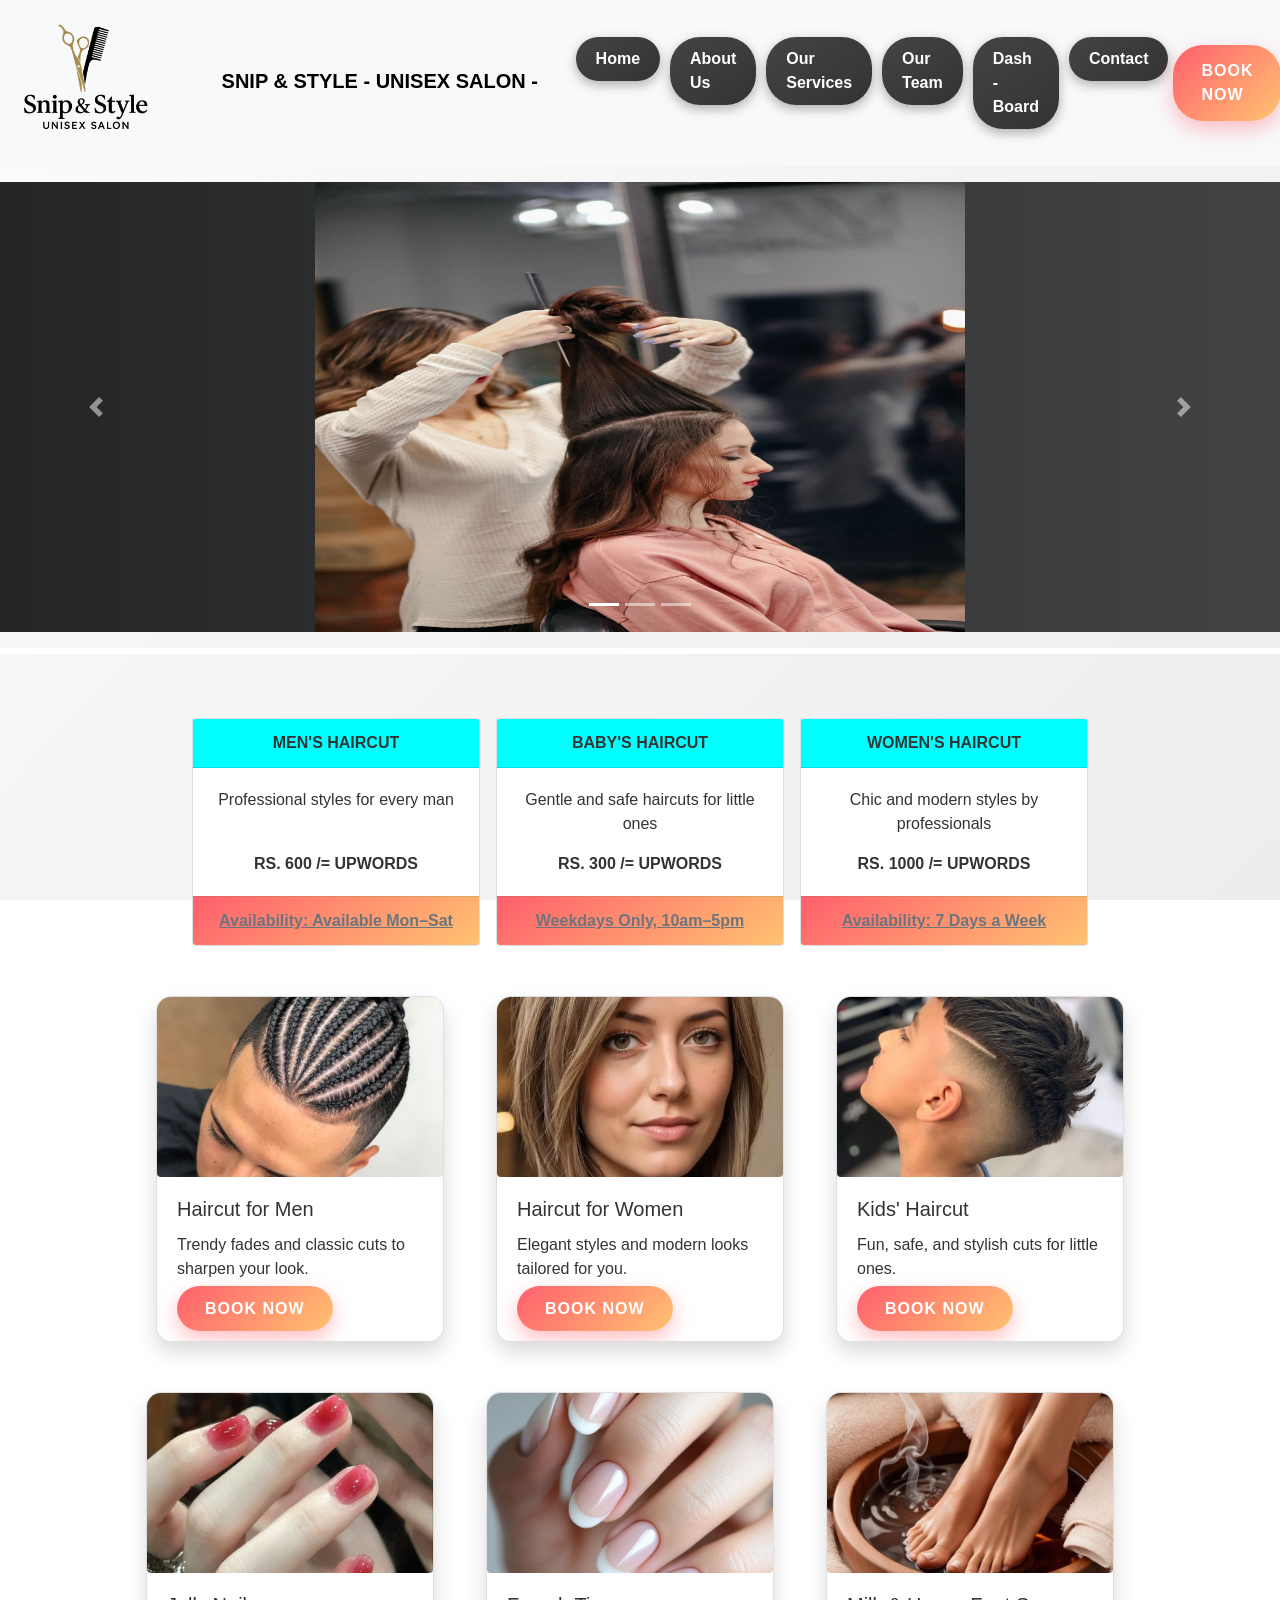
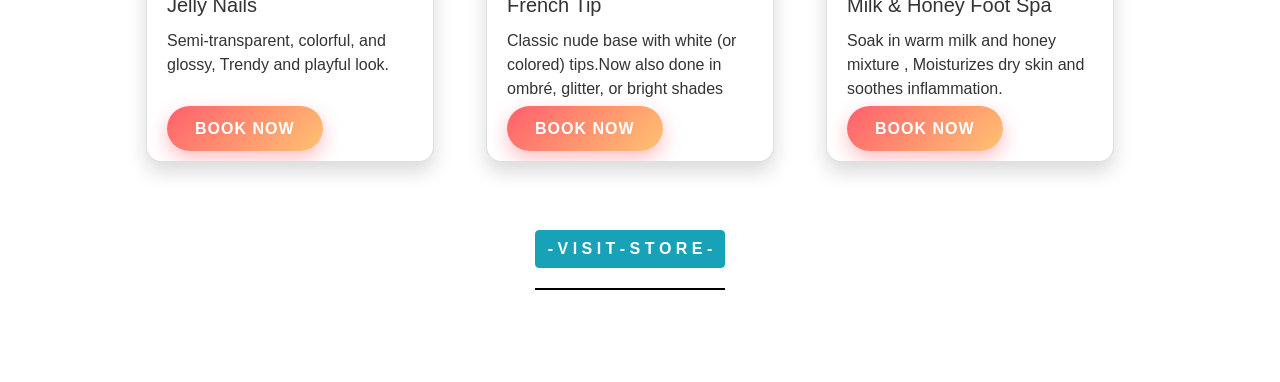
<file: index.html>
<!DOCTYPE html>
<html lang="en">
  <head>
    <meta charset="utf-8">
	<meta http-equiv="X-UA-Compatible" content="IE=edge">
	<meta name="viewport" content="width=device-width, initial-scale=1">
    <title>HOME OF SNIP & STYLE SALOON </title>
    <!-- Bootstrap -->
	<link href="css/bootstrap-4.4.1.css" rel="stylesheet">
	<style>
	  
	   .card:hover {
  transform: scale(1.05);
  transition: transform 0.2s ease-in-out;
  box-shadow: 0 8px 16px rgba(0,0,0,0.5);
			   } 
	  
		  .nav-link:hover{
		transform: scale(1.05);
  transition: transform 0.2s ease-in-out;
  box-shadow: 0 8px 16px rgba(0,0,0,0.5);
	
		  } 
		  .btn-info:hover {
    transform: scale(1.05);
    transition: transform 0.2s ease-in-out;
    box-shadow: 0 8px 16px rgba(0,0,0,0.5);
    background: linear-gradient(135deg, #ff5f6d, #ffc371);
    color: white;
    text-decoration: underline;
    text-align: center;
		  }  
		.booknow {
	background: linear-gradient(135deg, #ff5f6d, #ffc371);
    color: white;
    border: none;
    padding: 14px 28px;
    font-size: 16px;
    font-weight: bold;
    border-radius: 30px;
    box-shadow: 0 8px 20px rgba(255, 95, 109, 0.4);
    cursor: pointer;
    transition: all 0.3s ease-in-out;
    letter-spacing: 1px;
  }

  .booknow:hover {
    transform: scale(1.05);
    box-shadow: 0 10px 25px rgba(255, 95, 109, 0.5);
    background: linear-gradient(135deg, #ff9966, #ff5e62);
  }

  .booknow:active {
    transform: scale(0.98);
    box-shadow: 0 5px 15px rgba(255, 95, 109, 0.3);
  }
			
		.navi-button  {
		
  display: inline-blocK;
  color: white;
  background: linear-gradient(145deg, #444, #333);
  padding: 10px 20px;
  border-radius: 30px;
  text-decoration: none;
  font-weight: bold;
  font-family: 'Segoe UI', sans-serif;
  transition: all 0.3s ease-in-out;
  box-shadow: 0 4px 12px rgba(0, 0, 0, 0.3);
  margin: 5px;
}	
			
.navi-button:hover {
  background: linear-gradient(145deg, #ff5f6d, #ffc371);
  color: #fff;
  transform: translateY(-3px);
  box-shadow: 0 6px 20px rgba(255, 95, 109, 0.5);
}

.navi-button:active {
  transform: scale(0.95);
  box-shadow: 0 3px 10px rgba(0, 0, 0, 0.2);
}

	  
	
		body {
    margin: 0;
    font-family: 'Segoe UI', sans-serif;
    background: linear-gradient(135deg, #fdfbfb, #ebedee);
    background-attachment: fixed;
    animation: backgroundShift 15s ease infinite;
    color: #333;
  }

  @keyframes backgroundShift {
    0% {
      background-position: 0% 50%;
    }
    50% {
      background-position: 100% 50%;
    }
    100% {
      background-position: 0% 50%;
    }
  
	booknow {
  background: linear-gradient(135deg, #ad1457, #6a1b9a);
  color: #fff;
  padding: 10px 20px;
  border-radius: 25px;
  font-weight: bold;
  text-decoration: none;
  border: none;
  transition: all 0.3s ease-in-out;
}

booknow:hover {
  background: linear-gradient(135deg, #ec407a, #7b1fa2);
  box-shadow: 0 5px 15px rgba(0, 0, 0, 0.2);
  transform: scale(1.05);

}
	  
</style>
    </head>
<body>
  	
 
  </b><nav class="navbar navbar-expand-lg navbar-light bg-light"> <a class="navbar-brand" style = "color :black ;font-weight : bold; href="#" ><img  src="salonlogo.png" alt="Snip & Style Logo" width="140" height="140" style="margin-right: 60px;">
	  SNIP &amp; STYLE - UNISEX SALON -&nbsp; &nbsp;</a>
    <button class="navbar-toggler" type="button" data-toggle="collapse" data-target="#navbarSupportedContent1" aria-controls="navbarSupportedContent1" aria-expanded="false" aria-label="Toggle navigation"> <span class="navbar-toggler-icon"></span> </button>
    <div class="collapse navbar-collapse" id="navbarSupportedContent1">
      <ul class="navbar-nav mr-auto">
	
	  
	  
       <ul class="navbar-nav">
  <li class="nav-item active">
    <a href = "index.html"  class="navi-button" ><b>Home</b> <span class="sr-only">(current)</span></a>
  </li>
  <li class="nav-item">
    <a href="aboutus.html" class="navi-button"><b>About Us</b></a>
  </li>
	  
	 <li class="nav-item">
    <a href="ourcervises.html" class="navi-button"><b>Our Services</b></a>
  </li>
	<li class="nav-item">
    <a href="ourteam.html" class="navi-button"><b> Our Team</b></a>
  </li>  
	  
	<li class="nav-item">
    <a href="dashboard.php" class="navi-button"><b> Dash - Board</b></a>
  </li>
	  
  <li class="nav-item">
    <a href="contact.html" class="navi-button"><b>Contact</b></a>
  </li>
</ul>
	  

	  
	</b></a> </li>
      </ul>
      <form class="form-inline my-2 my-lg-0">
        
       <a href="booknow.html"target = "_blank" class="booknow">BOOK NOW</a>


      </form>
    </div>

  </nav>
</p>

<div id="carouselExampleIndicators1" class="carousel slide" data-ride="carousel" data-interval="1500" style="background:linear-gradient(to right, #232526, #414345);">
  <ol class="carousel-indicators">
    <li data-target="#carouselExampleIndicators1" data-slide-to="0" class="active"></li>
    <li data-target="#carouselExampleIndicators1" data-slide-to="1"></li>
    <li data-target="#carouselExampleIndicators1" data-slide-to="2"></li>
  </ol>
  <div class="carousel-inner" role="listbox">
    <div class="carousel-item active"> <img class="d-block mx-auto" src="swipgirlnew.jpg" alt="First slide"height = "450px" width ="650px">
      <div class="carousel-caption">
        
      </div>
    </div>
    <div class="carousel-item"> <img class="d-block mx-auto rounded" src="swipkidnew.jpg" alt="Second slide"height = "450px" width ="650px">
      <div class="carousel-caption">
        
       
      </div>
    </div>
    <div class="carousel-item"> <img class="d-block mx-auto" src="swipmennew.jpg" alt="Third slide" height = "450px" width ="650px">
      <div class="carousel-caption">
        
      </div>
    </div>
  </div>
  <a class="carousel-control-prev" href="#carouselExampleIndicators1" role="button" data-slide="prev"> <span class="carousel-control-prev-icon" aria-hidden="true"></span> <span class="sr-only">Previous</span> </a> <a class="carousel-control-next" href="#carouselExampleIndicators1" role="button" data-slide="next"> <span class="carousel-control-next-icon" aria-hidden="true"></span> <span class="sr-only">Next</span> </a> </div>
<hr style = "border:3px solid white ; ">
<br>

<br>
<div class="d-flex justify-content-center flex-wrap">
  
  <div class="card text-center mx-2" style="width: 18rem;">
    <div style="background-color:aqua;" class="card-header"><b>MEN'S HAIRCUT</b></div>
    <div class="card-body">
      <p class="card-text">Professional styles for every man</p><br>
		<p class="card-text"><b> RS. 600 /= UPWORDS</b></p>
    </div>
    <div style="background:linear-gradient(145deg, #ff5f6d, #ffc371); text-decoration: underline; font-weight:bold; color: white;" class="card-footer text-muted">Availability: Available Mon–Sat</div>
  </div>

  <div class="card text-center mx-2" style="width: 18rem;">
    <div style="background-color:aqua;" class="card-header"><b>BABY'S HAIRCUT</b></div>
    <div class="card-body">
      <p class="card-text">Gentle and safe haircuts for little ones</p>
		<p class="card-text"><b> RS. 300 /= UPWORDS</b></p>
    </div>
    <div style="background:linear-gradient(145deg, #ff5f6d, #ffc371); text-decoration: underline; color: white; font-weight:bold;" class="card-footer text-muted">Weekdays Only, 10am–5pm</div>
  </div>

  <div class="card text-center mx-2" style="width: 18rem;">
    <div style="background-color:aqua;" class="card-header"><b>WOMEN'S HAIRCUT</b></div>
	  <div class="card-body">
      <p class="card-text">Chic and modern styles by professionals</p>
		  <p class="card-text"><b> RS. 1000 /= UPWORDS</b></p>
    </div>
    <div style="background:linear-gradient(145deg, #ff5f6d, #ffc371); text-decoration: underline; color: white; font-weight:bold;" class="card-footer text-muted">Availability: 7 Days a Week</div>
  </div>

</div>
  <div class="container" style="margin-top: 50px;">
  <div class="row justify-content-center" style="gap: 20px;">

   <div class="card mx-3" style="width: 18rem; border-radius: 15px; box-shadow: 0 10px 20px rgba(0,0,0,0.15); overflow: hidden;">
      <img src="men(p).jpeg" class="card-img-top rounded" alt="Men Haircut" style="height: 180px; object-fit: cover;">
      <div class="card-body">
        <h5 class="card-title">Haircut for Men</h5>
        <p class="card-text">Trendy fades and classic cuts to sharpen your look.</p>
        <a href="booknow.html"target = "_blank" class="booknow">BOOK NOW</a>
      </div>
    </div>

    <!-- Card 2: Women's Haircut -->
    <div class="card mx-3" style="width: 18rem; border-radius: 15px; box-shadow: 0 10px 20px rgba(0,0,0,0.15); overflow: hidden;">
      <img src="women(p).jpeg" class="card-img-top rounded" alt="Women Haircut" style="height: 180px; object-fit: cover;">
      <div class="card-body">
        <h5 class="card-title">Haircut for Women</h5>
        <p class="card-text">Elegant styles and modern looks tailored for you.</p>
         <a href="booknow.html"target = "_blank" class="booknow">BOOK NOW</a>
      </div>
    </div>

    <!-- Card 3: Kids' Haircut -->
    <div class="card mx-3" style="width: 18rem; border-radius: 15px; box-shadow: 0 10px 20px rgba(0,0,0,0.15); overflow: hidden;">
      <img src="kidimage(p).jpeg" class="card-img-top rounded" alt="Kids Haircut" style="height: 180px; object-fit: cover;">
      <div class="card-body">
        <h5 class="card-title">Kids' Haircut</h5>
        <p class="card-text">Fun, safe, and stylish cuts for little ones.</p>
         <a href="booknow.html"target = "_blank" class="booknow">BOOK NOW</a>
      </div>
    </div>

  </div>
</div>
   <div class="container" style="margin-top: 50px;">
  <div class="row justify-content-center" style="gap: 20px;">

   <div class="card mx-3" style="width: 18rem; border-radius: 15px; box-shadow: 0 10px 20px rgba(0,0,0,0.15); overflow: hidden;">
      <img src="jellynails.jpeg" class="card-img-top rounded" alt="Jelly Nails" style="height: 180px; object-fit: cover;">
      <div class="card-body">
        <h5 class="card-title">Jelly Nails</h5>
        <p class="card-text">Semi-transparent, colorful, and glossy, Trendy and playful look.

</p><br></a>
        <a href="booknow.html"target = "_blank" class="booknow">BOOK NOW</a>
      </div>
    </div>

	  
    
    <div class="card mx-3" style="width: 18rem; border-radius: 15px; box-shadow: 0 10px 20px rgba(0,0,0,0.15); overflow: hidden;">
      <img src="frenchtip.jpeg" class="card-img-top rounded" alt=" French Tip" style="height: 180px; object-fit: cover;">
      <div class="card-body">
        <h5 class="card-title"> French Tip</h5>
        <p class="card-text">Classic nude base with white (or colored) tips.Now also done in ombré, glitter, or bright shades</p>
         <a href="booknow.html"target = "_blank" class="booknow">BOOK NOW</a>
      </div>
    </div>

    
    <div class="card mx-3" style="width: 18rem; border-radius: 15px; box-shadow: 0 10px 20px rgba(0,0,0,0.15); overflow: hidden;">
      <img src="footspa.jpeg" class="card-img-top rounded" alt=" Milk & Honey Foot Spa" style="height: 180px; object-fit: cover;">
      <div class="card-body">
        <h5 class="card-title"> Milk & Honey Foot Spa</h5>
        <p class="card-text">Soak in warm milk and honey mixture , Moisturizes dry skin and soothes inflammation.</p>
         <a href="booknow.html"target = "_blank" class="booknow">BOOK NOW</a>
      </div>
    </div> 

  <br> <br> <br><br><br><br><br>
	  
	  


  
<div>
	<br><br>
	  <center><a href="store.html" class="btn btn-info" target="_blank"><b>- V I S I T - S T O R E -</b></a></center>
	  <hr style="border: none; height: 2px; background-color: black; margin: 20px 0;">
  <br><br><br>



</div>
<br>

<br><br><br><br>





	<!-- jQuery (necessary for Bootstrap's JavaScript plugins) --> 
	<script src="js/jquery-3.4.1.min.js"></script>

	<!-- Include all compiled plugins (below), or include individual files as needed -->
	<script src="js/popper.min.js"></script> 
	<script src="js/bootstrap-4.4.1.js"></script>
  </body>
</html>
</file>
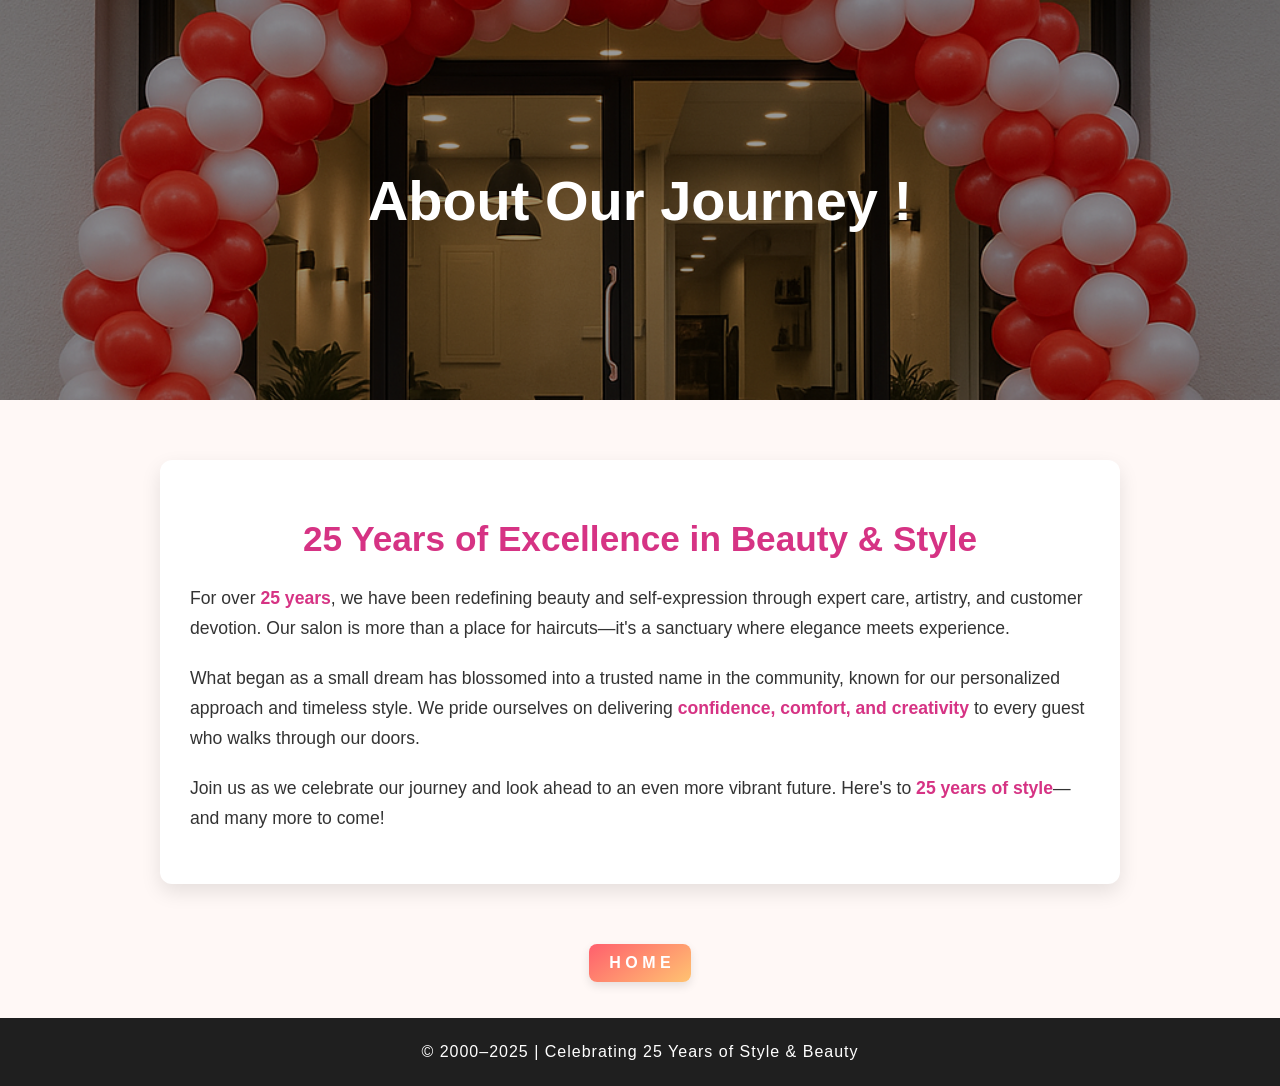
<file: aboutus.html>
<!DOCTYPE html>
<html lang="en">
  <head>
    <meta charset="utf-8">
	<meta http-equiv="X-UA-Compatible" content="IE=edge">
	<meta name="viewport" content="width=device-width, initial-scale=1">
    <title> About of  SNIP & STYLE - UNISEX SALON -</title>
	  <style>
	 body {
      margin: 0;
      font-family: 'Segoe UI', sans-serif;
      background-color: #fff8f6;
      color: #333;
    }

    header {
      position: relative;
      background: url('SnipAndStyleOpening.png') no-repeat center center/cover;
      height: 500px;
      display: flex;
      align-items: center;
      justify-content: center;
      color: white;
      text-align: center;
    }

    header::after {
      content: "";
      position: absolute;
      top: 0; left: 0;
      width: 100%; height: 100%;
      background-color: rgba(0, 0, 0, 0.4);
      z-index: 0;
    }

    header h1 {
      position: relative;
      font-size: 3.5em;
      z-index: 1;
      animation: fadeInDown 1s ease-out;
    }

    .about-section {
      max-width: 900px;
      margin: 60px auto;
      padding: 30px;
      background: white;
      border-radius: 12px;
      box-shadow: 0 8px 20px rgba(0,0,0,0.1);
      animation: fadeInUp 1.2s ease-in;
    }

    .about-section h2 {
      font-size: 2.2em;
      margin-bottom: 25px;
      color: #d63384;
      text-align: center;
    }

    .about-section p {
      line-height: 1.7;
      font-size: 1.1em;
      margin-bottom: 20px;
    }

    .highlight {
      color: #d63384;
      font-weight: bold;
    }

    footer {
      text-align: center;
      padding: 25px;
      background-color: #1f1f1f;
      color: white;
      font-size: 1em;
      letter-spacing: 1px;
    }

    @keyframes fadeInDown {
      from { opacity: 0; transform: translateY(-30px); }
      to { opacity: 1; transform: translateY(0); }
    }

    @keyframes fadeInUp {
      from { opacity: 0; transform: translateY(30px); }
      to { opacity: 1; transform: translateY(0); }
    }
		  header {
  background-image: url('salonimage.png'); /* Replace with actual image path */
  background-position: center;
  background-repeat: no-repeat;
  background-size: cover;
  height: 400px; /* Adjust height as needed */
  display: flex;
  align-items: center;
  justify-content: center;
  color: white;
  text-align: center;
  position: relative;
}
  </style>
</head>
<body>

  <!-- Hero / Header Section with Salon Opening PNG -->
  <header>
    <h1>About Our Journey ! </h1>
  </header>

  <!-- About Section -->
  <section class="about-section">
    <h2>25 Years of Excellence in Beauty & Style</h2>
    <p>
      For over <span class="highlight">25 years</span>, we have been redefining beauty and self-expression through expert care, artistry, and customer devotion.
      Our salon is more than a place for haircuts—it's a sanctuary where elegance meets experience.
    </p>
    <p>
      What began as a small dream has blossomed into a trusted name in the community, known for our personalized approach and timeless style. 
      We pride ourselves on delivering <span class="highlight">confidence, comfort, and creativity</span> to every guest who walks through our doors.
    </p>
    <p>
      Join us as we celebrate our journey and look ahead to an even more vibrant future. 
      Here's to <span class="highlight">25 years of style</span>—and many more to come!
    </p>
  </section>
<section>
	  
	<center>  <a href="index.html"
       style="display: inline-flex; align-items: center; background:linear-gradient(145deg, #ff5f6d, #ffc371);color:white;
              padding: 10px 20px; border-radius: 8px; text-decoration: none; font-weight: bold;
              font-family: Poppins, sans-serif; box-shadow: 0 4px 10px rgba(0,0,0,0.1);">
      H O M E
    </a></center>
	  </section> <br><br>
  <!-- Footer -->
  <footer>
    &copy; 2000–2025 | Celebrating 25 Years of Style & Beauty
  </footer>




	<!-- jQuery (necessary for Bootstrap's JavaScript plugins) --> 
	<script src="js/jquery-3.4.1.min.js"></script>

	<!-- Include all compiled plugins (below), or include individual files as needed -->
	<script src="js/popper.min.js"></script> 
	<script src="js/bootstrap-4.4.1.js"></script>
  </body>
</html>
</file>
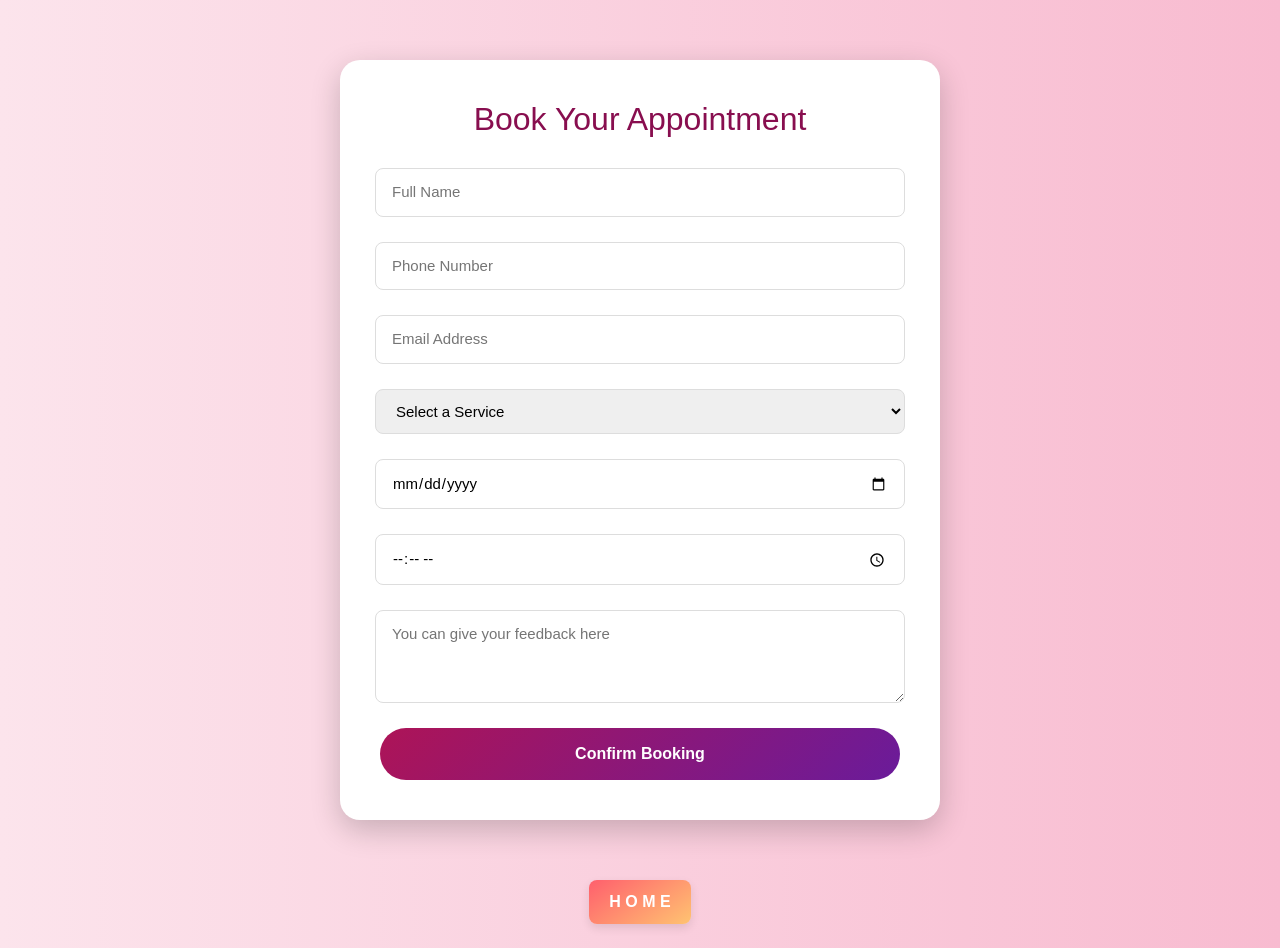
<file: booknow.html>
<!DOCTYPE html>
<html lang="en">
<head>
  <meta charset="utf-8">
	<meta http-equiv="X-UA-Compatible" content="IE=edge">
	<meta name="viewport" content="width=device-width, initial-scale=1">
  <title>Snip & Style | Book Now</title>
  <!-- Bootstrap -->
	<link href="css/bootstrap-4.4.1.css" rel="stylesheet">
	<style>
	  body {
      margin: 0;
      font-family: 'Segoe UI', sans-serif;
      background: linear-gradient(to right, #fce4ec, #f8bbd0);
    }

    .booking-section {
      padding: 60px 20px;
      display: flex;
      justify-content: center;
      align-items: center;
    }

    .booking-container {
      background-color: #fff;
      padding: 40px;
      border-radius: 20px;
      max-width: 600px;
      width: 100%;
      box-shadow: 0 10px 30px rgba(0, 0, 0, 0.2);
    }

    .booking-container h2 {
      text-align: center;
      margin-bottom: 30px;
      color: #880e4f;
    }

    .booking-form .form-row {
      display: flex;
      flex-direction: column;
      margin-bottom: 20px;
    }

    .booking-form input,
    .booking-form select,
    .booking-form textarea {
      width: 100%;
      padding: 12px 16px;
      border: 1px solid #ddd;
      border-radius: 8px;
      font-size: 15px;
      transition: border-color 0.3s ease;
    }

    .booking-form input:focus,
    .booking-form select:focus,
    .booking-form textarea:focus {
      border-color: #ad1457;
      outline: none;
    }

    .booknow-btn {
      width: 100%;
      background: linear-gradient(135deg, #ad1457, #6a1b9a);
      color: #fff;
      padding: 14px;
      border: none;
      border-radius: 30px;
      font-size: 16px;
      font-weight: bold;
      cursor: pointer;
      transition: 0.3s ease;
    }

    .booknow-btn:hover {
      background: linear-gradient(135deg, #ec407a, #7b1fa2);
    }

    .error-message {
      color: red;
      font-size: 13px;
      margin-top: 5px;
    }
  </style>
</head>
<body>
  <section class="booking-section">
    <div class="booking-container">
      <h2>Book Your Appointment</h2>
      <form id="bookingForm" action="submit_booking.php" method="post" class="booking-form" novalidate>
        
        <div class="form-row">
          <input type="text" name="fullname" id="fullname" placeholder="Full Name" required>
          <div id="fullnameError" class="error-message"></div>
        </div>
        
        <div class="form-row">
          <input type="tel" name="phone" id="phone" placeholder="Phone Number" required>
          <div id="phoneError" class="error-message"></div>
        </div>
        
        <div class="form-row">
          <input type="email" name="email" id="email" placeholder="Email Address" required>
          <div id="emailError" class="error-message"></div>
        </div>
        
        <div class="form-row">
          <select name="service" id="service" required>
            <option value="">Select a Service</option>
            <option value="haircut">Haircut</option>
            <option value="coloring">Hair Coloring</option>
            <option value="styling">Hair Styling</option>
            <option value="facial">Facial</option>
          </select>
          <div id="serviceError" class="error-message"></div>
        </div>
        
        <div class="form-row">
          <input type="date" name="date" id="date" required>
          <div id="dateError" class="error-message"></div>
        </div>
        
        <div class="form-row">
          <input type="time" name="time" id="time" required>
          <div id="timeError" class="error-message"></div>
        </div>
        
        <div class="form-row">
          <textarea name="feedback" id="feedback" rows="3" placeholder="You can give your feedback here" required></textarea>
          <div id="feedbackError" class="error-message"></div>
        </div>
        
        <button type="submit" class="booknow-btn">Confirm Booking</button>
      </form>
    </div>
  </section>	

  <section>
    <center>
      <a href="index.html" 
        style="display: inline-flex; align-items: center; background:linear-gradient(145deg, #ff5f6d, #ffc371);
               color:white; padding: 10px 20px; border-radius: 8px; text-decoration: none; font-weight: bold;
               font-family: Poppins, sans-serif; box-shadow: 0 4px 10px rgba(0,0,0,0.1);">
        H O M E
      </a>
    </center>
  </section> 
<br>
  <script>
	  document.getElementById("bookingForm").addEventListener("submit", function(event) {
      
      if (!this.checkValidity()) {
        return; 
      }

      event.preventDefault(); // prevent page refresh
      alert("You have successfully booked your chance!");
    });
	  
	  
    document.getElementById("bookingForm").addEventListener("submit", function(e) {
      e.preventDefault(); // stop until validation passes
      let valid = true;

      // Clear old errors
      document.querySelectorAll(".error-message").forEach(el => el.innerText = "");

      let fullname = document.getElementById("fullname").value.trim();
      let phone = document.getElementById("phone").value.trim();
      let email = document.getElementById("email").value.trim();
      let service = document.getElementById("service").value;
      let date = document.getElementById("date").value;
      let time = document.getElementById("time").value;
      let feedback = document.getElementById("feedback").value.trim();

      // Full Name
      
let namePattern = /^[A-Za-z\s]+$/;
if (!namePattern.test(fullname)) {
  document.getElementById("fullnameError").innerText = "Full name should contain only letters and spaces.";
  valid = false;
} else if (fullname.length < 4) {
  document.getElementById("fullnameError").innerText = "Full name must be at least 4 characters.";
  valid = false;
}


      // Phone validation (10 digits)
      let phonePattern = /^[0-9]{10}$/;
      if (!phonePattern.test(phone)) {
        document.getElementById("phoneError").innerText = "Phone number must be exactly 10 digits.";
        valid = false;
      }

      // Email validation
      let emailPattern = /^[^ ]+@[^ ]+\.[a-z]{2,3}$/;
      if (!emailPattern.test(email)) {
        document.getElementById("emailError").innerText = "Enter a valid email address.";
        valid = false;
      }

      // Service validation
      

      // Date validation
      if (!date) {
        document.getElementById("dateError").innerText = "Please select a booking date.";
        valid = false;
      } else {
        let today = new Date().toISOString().split("T")[0];
        if (date < today) {
          document.getElementById("dateError").innerText = "Booking date must be today or a future date.";
          valid = false;
        }
      }

      // Time validation
      if (!time) {
        document.getElementById("timeError").innerText = "Please select a booking time.";
        valid = false;
      }

      // Feedback validation
      if (feedback.length < 5) {
        document.getElementById("feedbackError").innerText = "Please provide feedback (at least 5 characters).";
        valid = false;
      }

      // Submit if valid
      if (valid) {
        this.submit();
      }
    });
  </script>

  <script src="form-validation.js"></script>




	<script src="js/jquery-3.4.1.min.js"></script>

	<!-- Include all compiled plugins (below), or include individual files as needed -->
	<script src="js/popper.min.js"></script> 
	<script src="js/bootstrap-4.4.1.js"></script>
  
	
  </body>
</html>
</file>
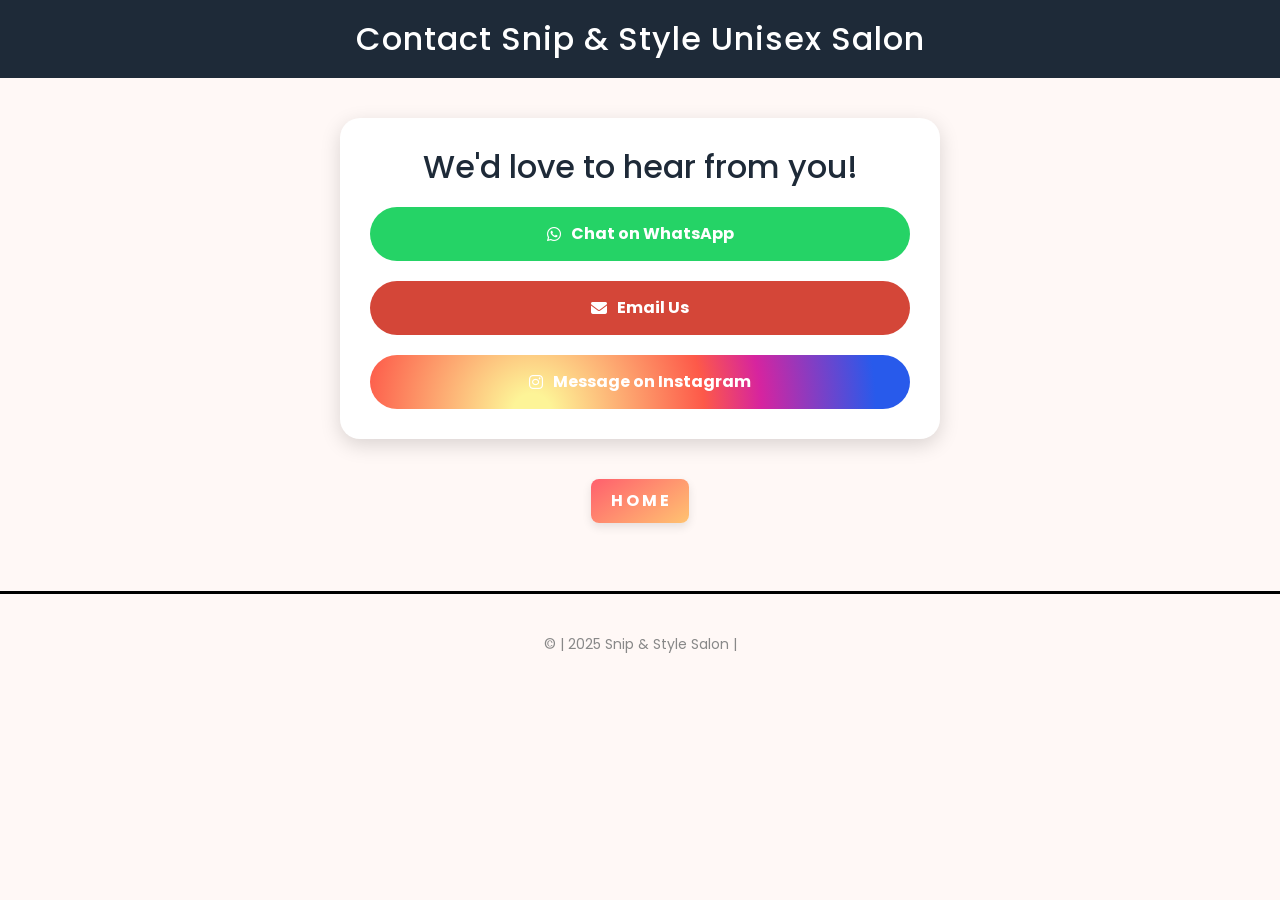
<file: contact.html>
<!DOCTYPE html>
<html lang="en">
  <head>
    <meta charset="utf-8">
	<meta http-equiv="X-UA-Compatible" content="IE=edge">
	<meta name="viewport" content="width=device-width, initial-scale=1">
	  <link href="https://fonts.googleapis.com/css2?family=Poppins:wght@300;600&display=swap" rel="stylesheet">
	  <link href="https://cdnjs.cloudflare.com/ajax/libs/font-awesome/6.4.0/css/all.min.css" rel="stylesheet">
    <title>CONTACT - INFO </title>
    <!-- Bootstrap -->
	<link href="css/bootstrap-4.4.1.css" rel="stylesheet">
	<style>
	  body {
      font-family: 'Poppins', sans-serif;
      margin: 0;
      background-color: #fff8f6;
      color: #333;
    }

    header {
      background-color: #1e2a38;
      color: white;
      padding: 20px;
      text-align: center;
    }

    header h1 {
      margin: 0;
      font-size: 2em;
      letter-spacing: 1px;
    }

    .contact-container {
      display: flex;
      flex-direction: column;
      align-items: center;
      padding: 40px 20px;
    }

    .contact-box {
      background: white;
      border-radius: 20px;
      padding: 30px;
      box-shadow: 0 6px 20px rgba(0,0,0,0.15);
      width: 100%;
      max-width: 600px;
      text-align: center;
    }

    .contact-box h2 {
      color: #1e2a38;
      margin-bottom: 20px;
    }

    .contact-links {
      display: flex;
      flex-direction: column;
      gap: 20px;
      margin-top: 20px;
    }

    .contact-links a {
      display: flex;
      align-items: center;
      justify-content: center;
      padding: 15px;
      text-decoration: none;
      font-weight: bold;
      color: white;
      border-radius: 30px;
      transition: transform 0.3s;
    }

    .contact-links a i {
      margin-right: 10px;
    }

    .contact-links a.whatsapp {
      background-color: #25D366;
    }

    .contact-links a.gmail {
      background-color: #D44638;
    }

    .contact-links a.instagram {
      background: radial-gradient(circle at 30% 107%, #fdf497 0%, #fdf497 5%, #fd5949 45%, #d6249f 60%, #285AEB 90%);
    }

    .contact-links a:hover {
      transform: scale(1.05);
    }

    footer {
      text-align: center;
      font-size: 14px;
      padding: 20px;
      color: #888;
    } 
	  
	  
	  
	  
	  
	  
	  
	  
	  
	  </style>
  </head>
  <body >
	  <header>
    <h1>Contact Snip & Style Unisex Salon</h1>
  </header>

  <div class="contact-container">
    <div class="contact-box">
      <h2>We'd love to hear from you!</h2>

      <div class="contact-links">
        <a class="whatsapp" href="https://wa.me/94769264925" target="_blank">
          <i class="fab fa-whatsapp"></i> Chat on WhatsApp
        </a>
        <a class="gmail" href="mailto:sahantharuka0909@gmail.com" target="_blank">
          <i class="fas fa-envelope"></i> Email Us
        </a>
        <a class="instagram" href="https://www.instagram.com/im.zahan?igsh=MXc5ZnY0azZyeTd4OQ%3D%3D&utm_source=qr" target="_blank">
          <i class="fab fa-instagram"></i> Message on Instagram
        </a>
      </div>
    </div>
  </div>

	  <section>
	  
	<center>  <a href="index.html" 
       style="display: inline-flex; align-items: center; background:linear-gradient(145deg, #ff5f6d, #ffc371);color:white;
              padding: 10px 20px; border-radius: 8px; text-decoration: none; font-weight: bold;
              font-family: Poppins, sans-serif; box-shadow: 0 4px 10px rgba(0,0,0,0.1);">
      H O M E
    </a></center>
	  </section>
	  <br><br>
	<hr style="border: none; height: 3px; background-color: black; margin: 20px 0;">  
  <footer>
    &copy; | 2025 Snip & Style Salon | 
  </footer>
  	


	<!-- jQuery (necessary for Bootstrap's JavaScript plugins) --> 
	<script src="js/jquery-3.4.1.min.js"></script>

	<!-- Include all compiled plugins (below), or include individual files as needed -->
	<script src="js/popper.min.js"></script> 
	<script src="js/bootstrap-4.4.1.js"></script>
  </body>
</html>
</file>
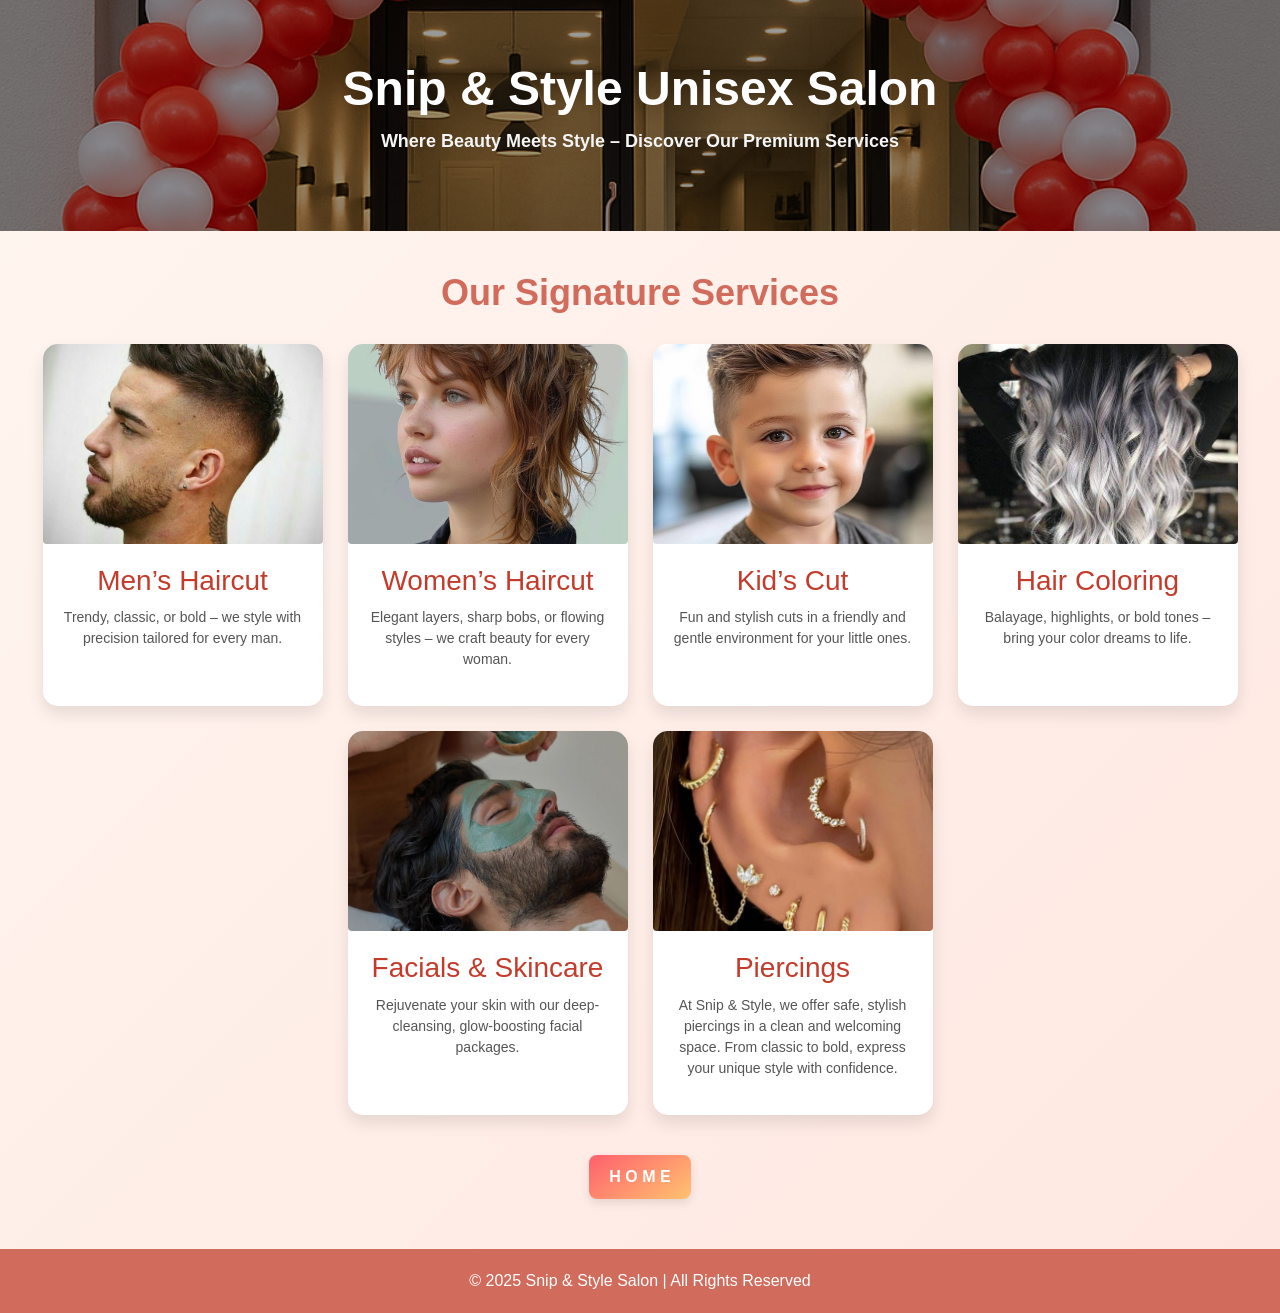
<file: ourcervises.html>
<!DOCTYPE html>
<html lang="en">
  <head>
    <meta charset="utf-8">
	<meta http-equiv="X-UA-Compatible" content="IE=edge">
	<meta name="viewport" content="width=device-width, initial-scale=1">
    <title>SNAP & STYLE salon SERVICES</title>
    <!-- Bootstrap -->
	<link href="css/bootstrap-4.4.1.css" rel="stylesheet">
	  <style>
	  
	   body {
      margin: 0;
      font-family: 'Poppins', sans-serif;
      background: linear-gradient(135deg, #fff6f0, #ffe7e1);
      color: #333;
    }

    header {
      background: url('salonimage.png') center/cover no-repeat;
      padding: 60px 20px;
      text-align: center;
      color: white;
      background-blend-mode: overlay;
      background-color: rgba(0, 0, 0, 0.4);
    }

    header h1 {
      font-size: 48px;
      margin: 0;
		font-weight:bold;
    }

    header p {
      font-size: 18px;
      margin-top: 10px;
      color: whitesmoke;
		font-weight:bold
    }

    .services-section {
      padding: 40px 20px;
      text-align: center;
    }

    .services-section h2 {
      font-size: 36px;
      margin-bottom: 30px;
      color: #d16b5c;
    }

    .card-container {
      display: flex;
      flex-wrap: wrap;
      justify-content: center;
      gap: 25px;
    }

    .service-card {
      background: #fff;
      border-radius: 15px;
      box-shadow: 0 8px 16px rgba(0,0,0,0.1);
      width: 280px;
      overflow: hidden;
      transition: transform 0.3s ease;
    }

    .service-card:hover {
      transform: scale(1.05);
    }

    .service-card img {
      width: 100%;
      height: 200px;
      object-fit: cover;
    }

    .service-card .content {
      padding: 20px;
    }

    .content h3 {
      margin: 0 0 10px;
      color: #c43b2b;
    }

    .content p {
      font-size: 14px;
      color: #555;
    }

    footer {
      margin-top: 50px;
      background: #d16b5c;
      color: white;
      padding: 20px;
      text-align: center;
    }
	  
	  
	  
	  
	  
	  </style>
	
  </head>
  <body>
	  <header>
    <h1>Snip & Style Unisex Salon</h1>
    <p>Where Beauty Meets Style – Discover Our Premium Services</p>
  </header>

  <section class="services-section">
    <h2><b>Our Signature Services</b></h2>
    <div class="card-container">

      <div class="service-card">
        <img src="storemen.jpeg" alt="Men's Haircut" class="rounded">
        <div class="content">
          <h3>Men’s Haircut</h3>
          <p>Trendy, classic, or bold – we style with precision tailored for every man.</p>
        </div>
      </div>

      <div class="service-card">
        <img src="storewomen.jpeg" alt="Women's Haircut" class="rounded">
        <div class="content">
          <h3>Women’s Haircut</h3>
          <p>Elegant layers, sharp bobs, or flowing styles – we craft beauty for every woman.</p>
        </div>
      </div>

      <div class="service-card">
        <img src="Fresh and Stylish Toddler Boy Haircuts – Trendy….jpeg" alt="Kids' Cut" class="rounded">
        <div class="content">
          <h3>Kid’s Cut</h3>
          <p>Fun and stylish cuts in a friendly and gentle environment for your little ones.</p>
        </div>
      </div>

      <div class="service-card">
        <img src="colorhair.jpeg" alt="Hair Coloring" class="rounded">
        <div class="content">
          <h3>Hair Coloring</h3>
          <p>Balayage, highlights, or bold tones – bring your color dreams to life.</p>
        </div>
      </div>

      <div class="service-card">
        <img src="skincare.jpeg" alt="Facial & Skincare" class="rounded">
        <div class="content">
          <h3>Facials & Skincare</h3>
          <p>Rejuvenate your skin with our deep-cleansing, glow-boosting facial packages.</p>
        </div>
      </div>

      <div class="service-card">
        <img src="peosing.jpeg" alt="Bridal Makeup" class="rounded">
        <div class="content">
          <h3>Piercings</h3>
          <p>At Snip & Style, we offer safe, stylish piercings in a clean and welcoming space. From classic to bold, express your unique style with confidence.</p>


        </div>
      </div>

    </div>
  </section>
<section>
	  
	<center>  <a href="index.html" 
       style="display: inline-flex; align-items: center; background:linear-gradient(145deg, #ff5f6d, #ffc371);color:white;
              padding: 10px 20px; border-radius: 8px; text-decoration: none; font-weight: bold;
              font-family: Poppins, sans-serif; box-shadow: 0 4px 10px rgba(0,0,0,0.1);">
      H O M E
    </a></center>
	  </section>
  <footer>
    &copy; 2025 Snip & Style Salon | All Rights Reserved
  </footer>
  	<!-- body code goes here -->


	<!-- jQuery (necessary for Bootstrap's JavaScript plugins) --> 
	<script src="js/jquery-3.4.1.min.js"></script>

	<!-- Include all compiled plugins (below), or include individual files as needed -->
	<script src="js/popper.min.js"></script> 
	<script src="js/bootstrap-4.4.1.js"></script>
  </body>
</html>
</file>
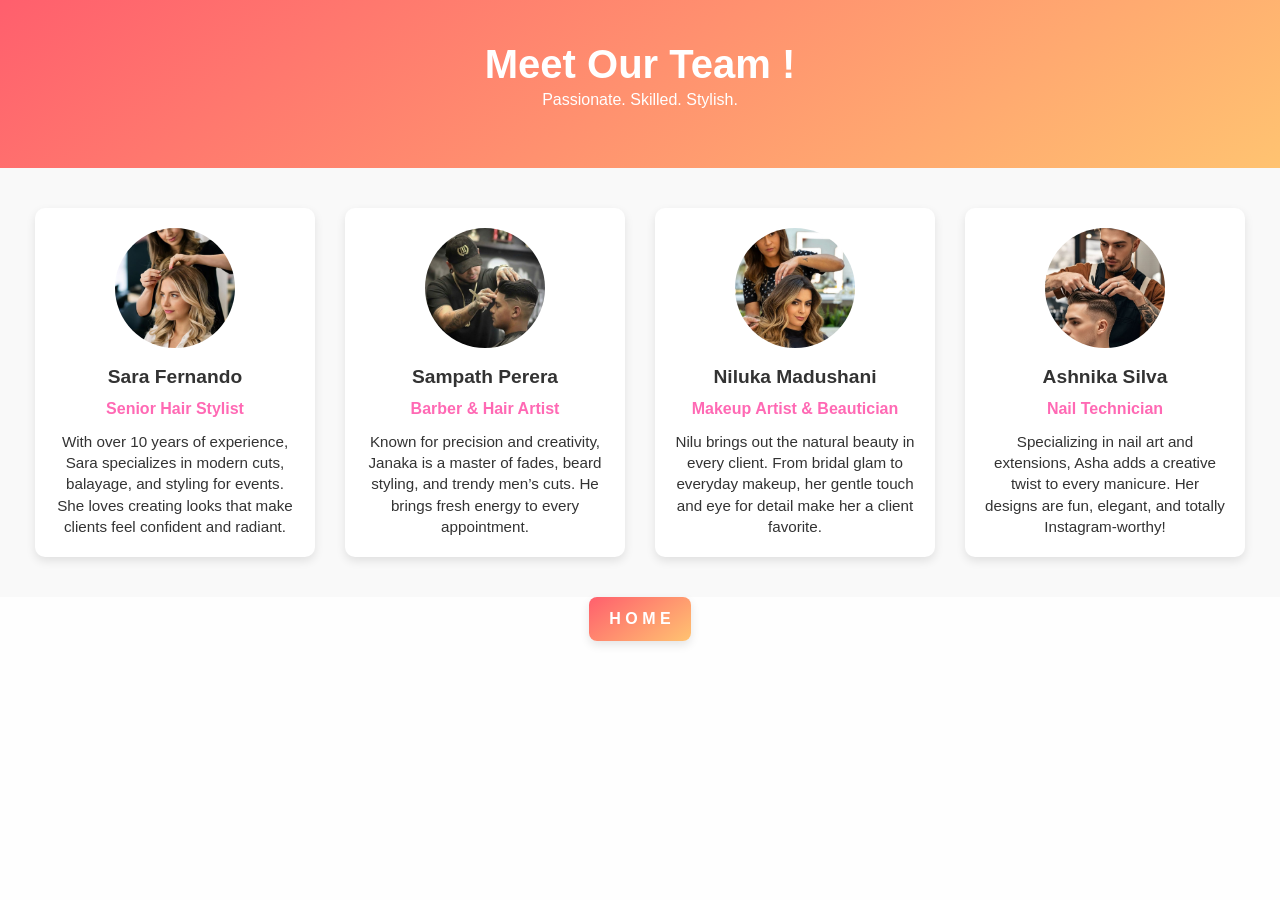
<file: ourteam.html>
<!DOCTYPE html>
<html lang="en">
  <head>
    <meta charset="utf-8">
	<meta http-equiv="X-UA-Compatible" content="IE=edge">
	<meta name="viewport" content="width=device-width, initial-scale=1">
    <title>Snip & style ourteam</title>
    <!-- Bootstrap -->
	<link href="css/bootstrap-4.4.1.css" rel="stylesheet">
	<style>
	 body {
      font-family: Arial, sans-serif;
      margin: 0;
      padding: 0;
      background: #fefefe;
      color: #333;
    }
    header {
    background: linear-gradient(145deg, #ff5f6d, #ffc371);

      padding: 40px 20px;
      text-align: center;
      color: white;
    }
    h1 {
      margin: 0;
      font-size: 2.5em;
    }
    .team-container {
      display: flex;
      flex-wrap: wrap;
      justify-content: center;
      padding: 40px 20px;
      gap: 30px;
      background-color: #f9f9f9;
    }
    .stylist-card {
      background-color: white;
      border-radius: 10px;
      box-shadow: 0 4px 10px rgba(0,0,0,0.1);
      width: 280px;
      padding: 20px;
      text-align: center;
      transition: transform 0.3s ease;
    }
    .stylist-card:hover {
      transform: scale(1.03);
    }
    .stylist-img {
      width: 120px;
      height: 120px;
      border-radius: 50%;
      object-fit: cover;
      margin-bottom: 15px;
    }
    .stylist-name {
      font-size: 1.2em;
      font-weight: bold;
      margin-bottom: 5px;
    }
    .stylist-title {
      color: #ff69b4;
      margin-bottom: 10px;
    }
    .stylist-bio {
      font-size: 0.95em;
      line-height: 1.4em;
    }  
	  
	  
	  
	  
	  
	  </style>
  </head>
  <body>
  	<header>
  <h1><b>Meet Our Team !</b></h1>
  <p>Passionate. Skilled. Stylish.</p>
</header>

<section class="team-container">

  <div class="stylist-card">
    <img src="sara.jpg" alt="Sara" class="stylist-img">
    <div class="stylist-name">Sara Fernando</div>
    <div class="stylist-title"><b>Senior Hair Stylist</b></div>
    <div class="stylist-bio">
      With over 10 years of experience, Sara specializes in modern cuts, balayage, and styling for events. She loves creating looks that make clients feel confident and radiant.
    </div>
  </div>

  <div class="stylist-card">
    <img src="sampath.jpg" alt="Sampath" class="stylist-img">
    <div class="stylist-name">Sampath Perera</div>
    <div class="stylist-title"><b>Barber & Hair Artist</b></div>
    <div class="stylist-bio">
      Known for precision and creativity, Janaka is a master of fades, beard styling, and trendy men’s cuts. He brings fresh energy to every appointment.
    </div>
  </div>

  <div class="stylist-card">
    <img src="niluka.jpg" alt="Niluka" class="stylist-img">
    <div class="stylist-name">Niluka Madushani</div>
    <div class="stylist-title"><b>Makeup Artist & Beautician</b></div>
    <div class="stylist-bio">
      Nilu brings out the natural beauty in every client. From bridal glam to everyday makeup, her gentle touch and eye for detail make her a client favorite.
    </div>
  </div>

  <div class="stylist-card">
    <img src="ashnika.jpg" alt="Ashnika" class="stylist-img">
    <div class="stylist-name">Ashnika Silva</div>
	  <div class="stylist-title"><b>Nail Technician</b></div>
    <div class="stylist-bio">
      Specializing in nail art and extensions, Asha adds a creative twist to every manicure. Her designs are fun, elegant, and totally Instagram-worthy!
    </div>
  </div>

</section>
<section>
	  
	<center>  <a href="index.html"
       style="display: inline-flex; align-items: center; background:linear-gradient(145deg, #ff5f6d, #ffc371);color:white;
              padding: 10px 20px; border-radius: 8px; text-decoration: none; font-weight: bold;
              font-family: Poppins, sans-serif; box-shadow: 0 4px 10px rgba(0,0,0,0.1);">
      H O M E
    </a></center>
	  </section> <br><br>
	
	  
	  
	  
	  
	<script src="js/jquery-3.4.1.min.js"></script>

	<!-- Include all compiled plugins (below), or include individual files as needed -->
	<script src="js/popper.min.js"></script> 
	<script src="js/bootstrap-4.4.1.js"></script>
  </body>
</html>
</file>
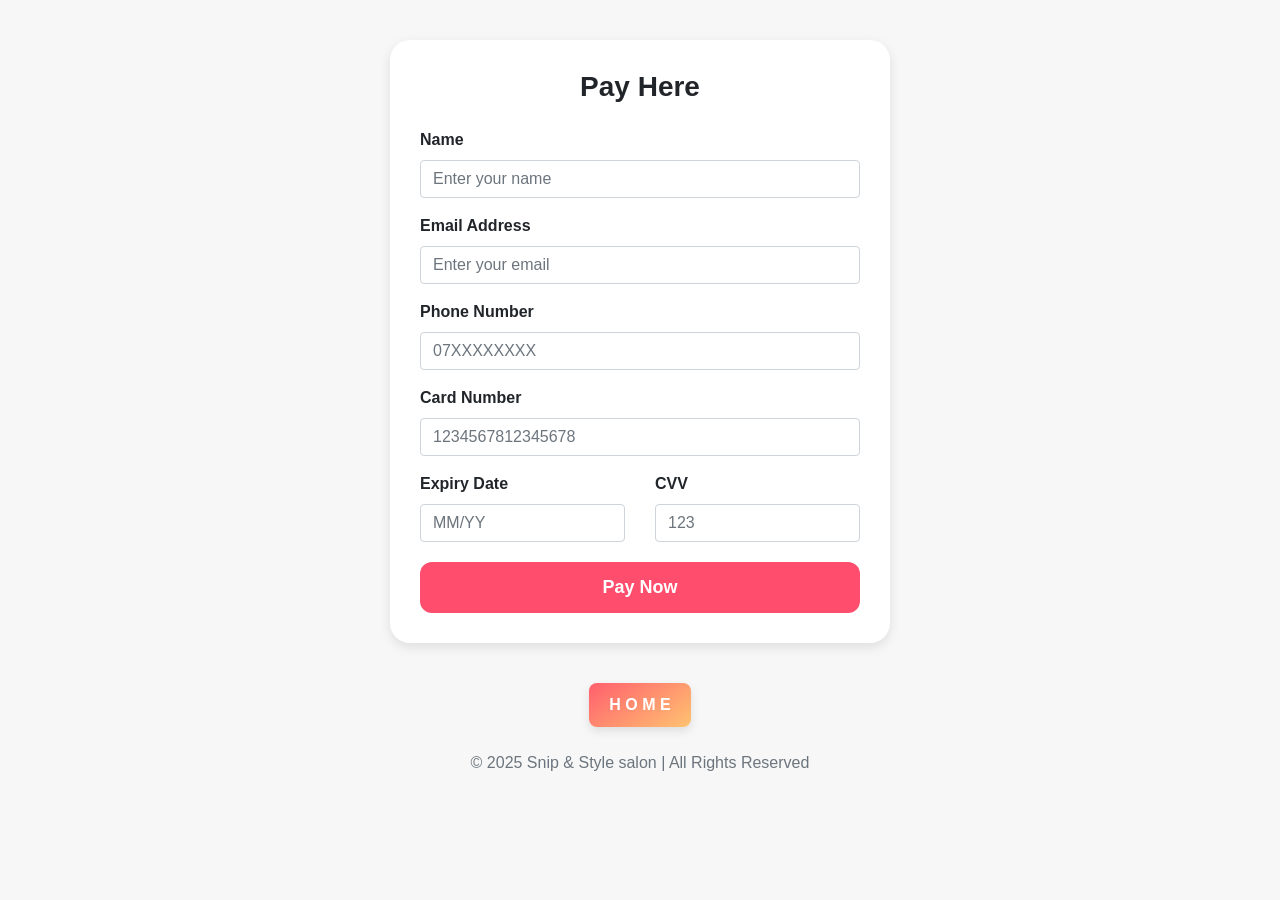
<file: paynow.html>
<!DOCTYPE html>
<html lang="en">
<head>
  <meta charset="utf-8">
	<meta http-equiv="X-UA-Compatible" content="IE=edge">
	<meta name="viewport" content="width=device-width, initial-scale=1">
  <title>PayNow</title>
  
	<link href="css/bootstrap-4.4.1.css" rel="stylesheet">
	<style>
    body {
      background: #f7f7f7;
      font-family: 'Segoe UI', sans-serif;
    }
    .payment-card {
      max-width: 500px;
      margin: 40px auto;
      background: white;
      border-radius: 20px;
      box-shadow: 0px 4px 12px rgba(0,0,0,0.1);
      padding: 30px;
    }
    .form-label {
      font-weight: 600;
    }
    .btn-pay {
      background: #ff4d6d;
      border: none;
      padding: 12px;
      font-size: 18px;
      font-weight: bold;
      border-radius: 12px;
      width: 100%;
      color: white;
      transition: 0.3s ease;
    }
    .btn-pay:hover {
      background: #e63956;
    }
    .error-message {
      color: red;
      font-size: 13px;
      margin-top: 4px;
    }
  </style>
</head>
<body>
  
<div class="container">
  <div class="payment-card">
    <h3 class="text-center mb-4"><b>Pay Here</b></h3>

    <form id="paymentForm" novalidate>
      <!-- Customer Details -->
      <div class="mb-3">
        <label class="form-label"> Name</label>
        <input type="text" id="fullname" class="form-control" placeholder="Enter your name" required>
        <div id="fullnameError" class="error-message"></div>
      </div>

      <div class="mb-3">
        <label class="form-label">Email Address</label>
        <input type="email" id="email" class="form-control" placeholder="Enter your email" required>
        <div id="emailError" class="error-message"></div>
      </div>

      <div class="mb-3">
        <label class="form-label">Phone Number</label>
        <input type="tel" id="phone" class="form-control" placeholder="07XXXXXXXX" required>
        <div id="phoneError" class="error-message"></div>
      </div>

      
      
      
      <div class="mb-3">
        <label class="form-label">Card Number</label>
        <input type="text" id="card" class="form-control" placeholder="1234567812345678" maxlength="16" required>
        <div id="cardError" class="error-message"></div>
      </div>

      <div class="row">
        <div class="col-md-6 mb-3">
          <label class="form-label">Expiry Date</label>
          <input type="text" id="expiry" class="form-control" placeholder="MM/YY" required>
          <div id="expiryError" class="error-message"></div>
        </div>
        <div class="col-md-6 mb-3">
          <label class="form-label">CVV</label>
          <input type="password" id="cvv" class="form-control" placeholder="123" maxlength="3" required>
          <div id="cvvError" class="error-message"></div>
        </div>
      </div>

      
      <button type="submit" class="btn-pay">Pay Now</button>
    </form>
  </div>
</div>

<center>
  <a href="index.html" 
     style="display: inline-flex; align-items: center; background:linear-gradient(145deg, #ff5f6d, #ffc371);color:white;
            padding: 10px 20px; border-radius: 8px; text-decoration: none; font-weight: bold;
            font-family: Poppins, sans-serif; box-shadow: 0 4px 10px rgba(0,0,0,0.1);">
    H O M E
  </a>
</center>

<footer class="text-center mt-4 mb-2 text-muted">
  © 2025 Snip & Style salon | All Rights Reserved
</footer>

<script>
document.getElementById("paymentForm").addEventListener("submit", function(e) {
  e.preventDefault();
  let valid = true;

  
  document.querySelectorAll(".error-message").forEach(el => el.innerText = "");

  let fullname = document.getElementById("fullname").value.trim();
  let email = document.getElementById("email").value.trim();
  let phone = document.getElementById("phone").value.trim();
  
  let card = document.getElementById("card").value.trim();
  let expiry = document.getElementById("expiry").value.trim();
  let cvv = document.getElementById("cvv").value.trim();

 
  let namePattern = /^[A-Za-z\s]+$/;
  if (!namePattern.test(fullname) || fullname.length < 4) {
    document.getElementById("fullnameError").innerText = "Enter a valid  name (letters only, min 4 characters).";
    valid = false;
  }

  
  let emailPattern = /^[^ ]+@[^ ]+\.[a-z]{2,3}$/;
  if (!emailPattern.test(email)) {
    document.getElementById("emailError").innerText = "Enter a valid email address.";
    valid = false;
  }

  
  let phonePattern = /^[0-9]{10}$/;
  if (!phonePattern.test(phone)) {
    document.getElementById("phoneError").innerText = "Phone must be 10 digits.";
    valid = false;
  }

 
  let cardPattern = /^[0-9]{16}$/;
  if (!cardPattern.test(card)) {
    document.getElementById("cardError").innerText = "Card number must be 16 digits.";
    valid = false;
  }

 
  let expiryPattern = /^(0[1-9]|1[0-2])\/\d{2}$/;
  if (!expiryPattern.test(expiry)) {
    document.getElementById("expiryError").innerText = "Enter expiry as MM/YY.";
    valid = false;
  }

 
  let cvvPattern = /^[0-9]{3}$/;
  if (!cvvPattern.test(cvv)) {
    document.getElementById("cvvError").innerText = "CVV must be 3 digits.";
    valid = false;
  }

  if (valid) {
    alert("✅ Payment Successful! Thank you for your booking.");
    window.location.href = "index.html"; // redirect to home or success page
  }
});
</script>




	
	<script src="js/jquery-3.4.1.min.js"></script>

	<!-- Include all compiled plugins (below), or include individual files as needed -->
	<script src="js/popper.min.js"></script> 
	<script src="js/bootstrap-4.4.1.js"></script>
  </body>
</html>
</file>
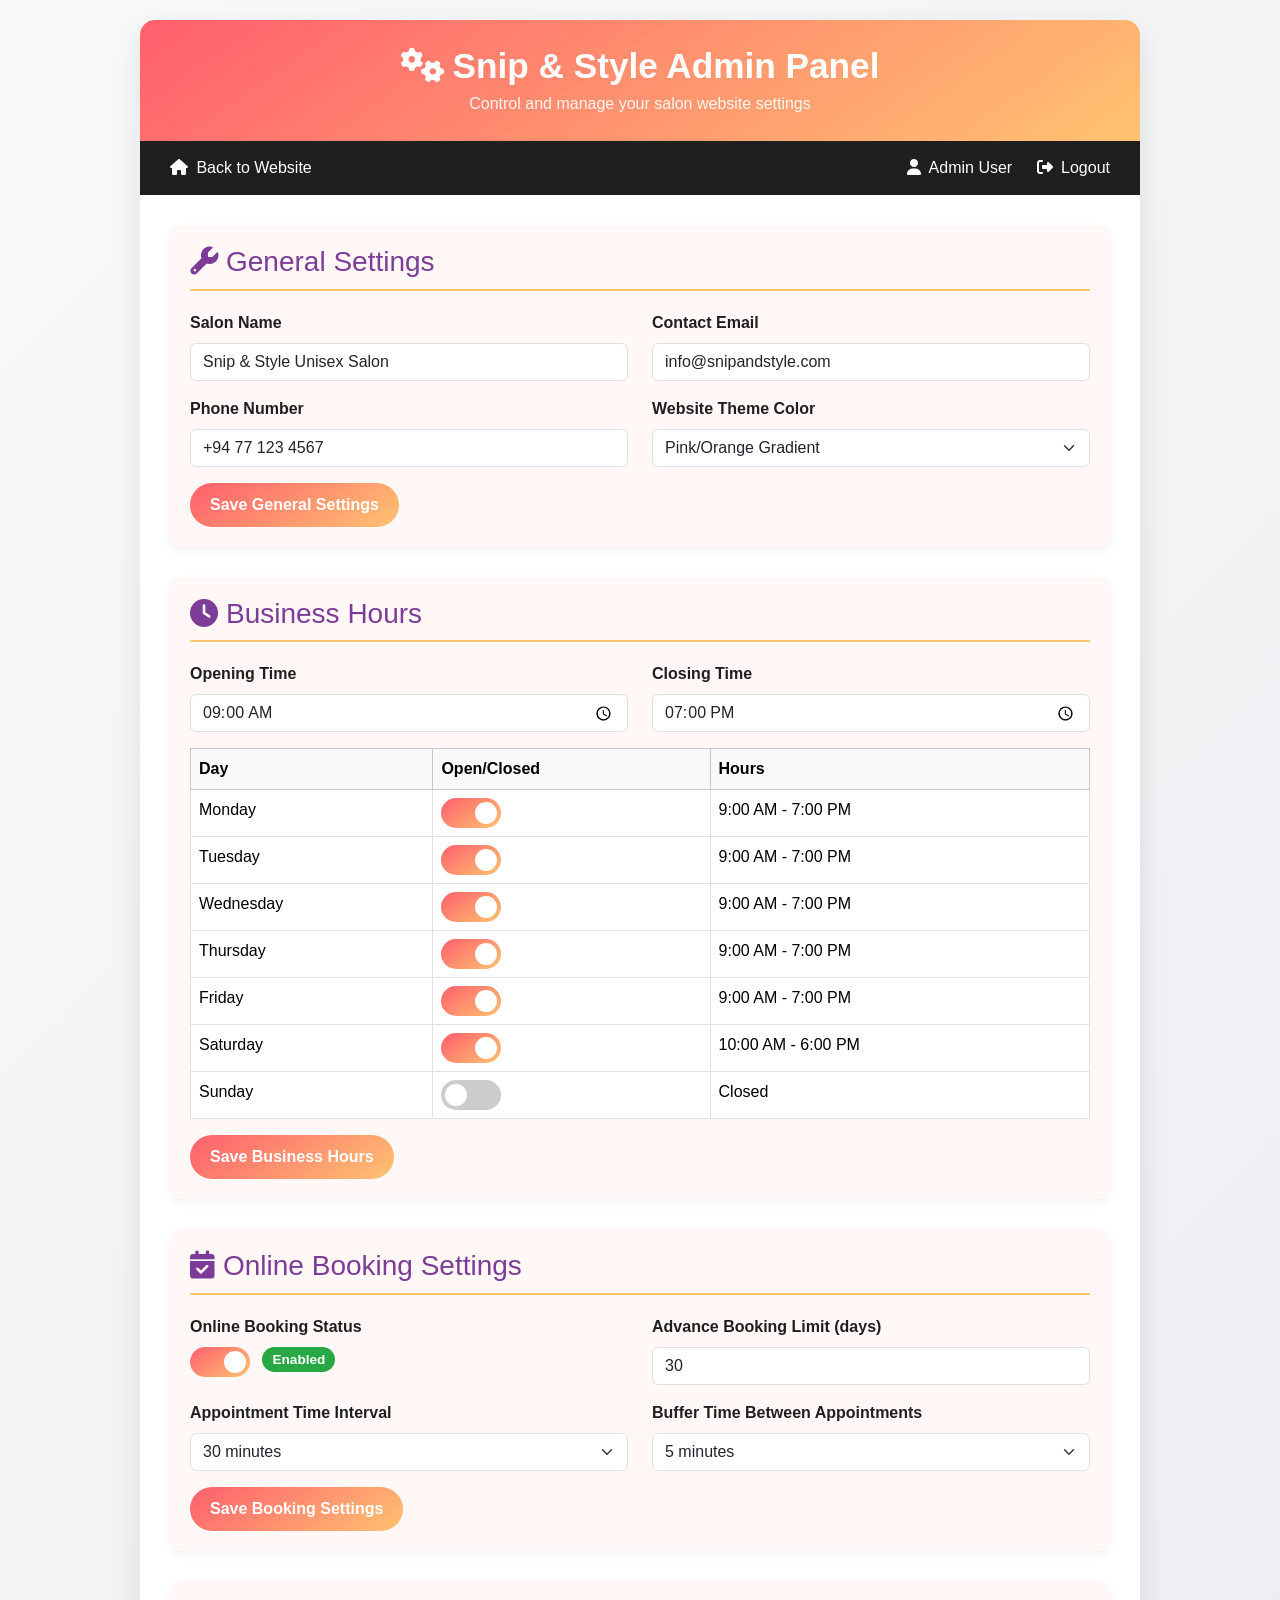
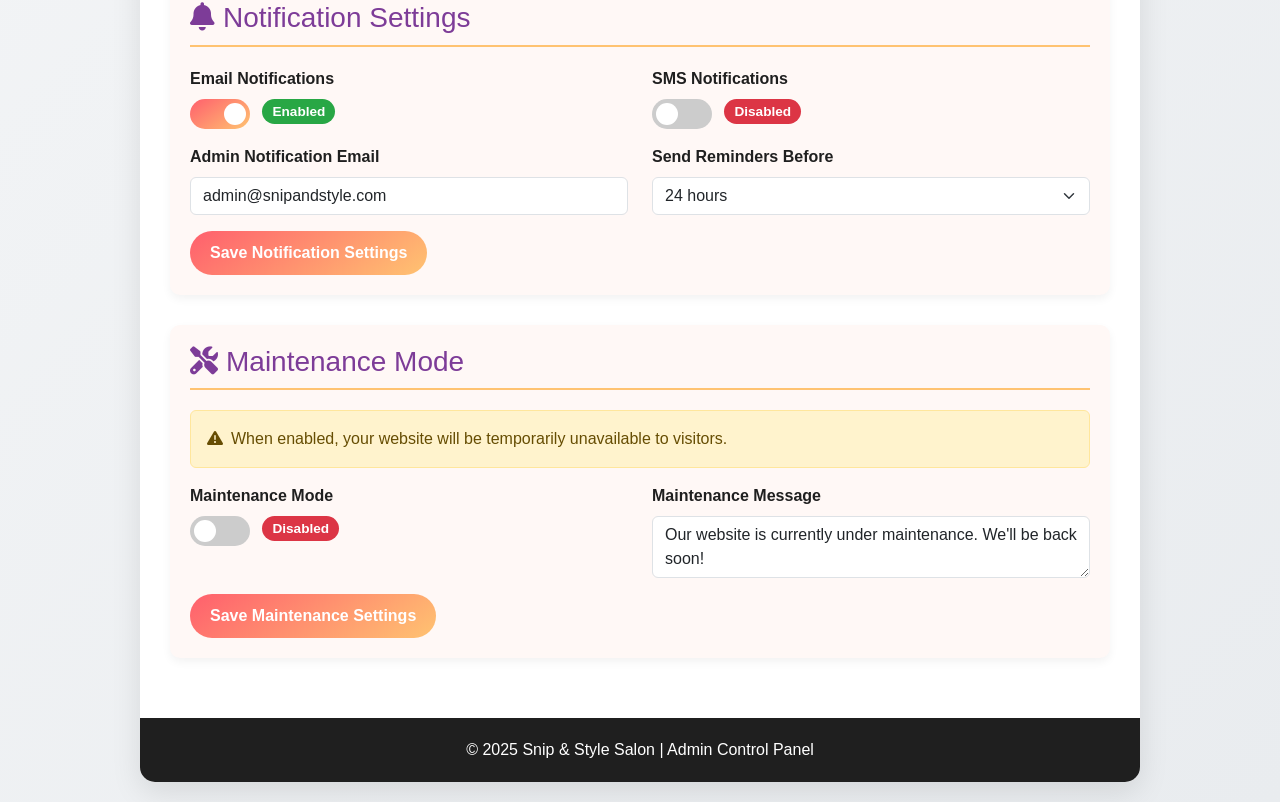
<file: settings.html>
<!DOCTYPE html>
<html lang="en">
<head>
    <meta charset="UTF-8">
    <meta name="viewport" content="width=device-width, initial-scale=1.0">
    <title>Admin Settings - Snip & Style Salon</title>
    <link href="https://cdn.jsdelivr.net/npm/bootstrap@5.3.0/dist/css/bootstrap.min.css" rel="stylesheet">
    <link rel="stylesheet" href="https://cdnjs.cloudflare.com/ajax/libs/font-awesome/6.4.0/css/all.min.css">
    <style>
        :root {
            --primary: #ff5f6d;
            --secondary: #ffc371;
            --accent: #7d3c98;
            --light: #fff8f6;
            --dark: #1f1f1f;
        }
        
        body {
            background: linear-gradient(135deg, #f8f9fa, #e9ecef);
            font-family: 'Segoe UI', sans-serif;
            min-height: 100vh;
            padding: 20px;
        }
        
        .admin-container {
            max-width: 1000px;
            margin: 0 auto;
            background: white;
            border-radius: 15px;
            box-shadow: 0 10px 30px rgba(0,0,0,0.1);
            overflow: hidden;
        }
        
        .admin-header {
            background: linear-gradient(145deg, var(--primary), var(--secondary));
            color: white;
            padding: 25px;
            text-align: center;
        }
        
        .admin-header h1 {
            margin: 0;
            font-weight: 700;
            font-size: 2.2rem;
        }
        
        .admin-header p {
            margin: 5px 0 0;
            opacity: 0.9;
        }
        
        .admin-nav {
            background: var(--dark);
            padding: 0 20px;
            display: flex;
            justify-content: space-between;
            align-items: center;
        }
        
        .admin-nav a {
            color: white;
            text-decoration: none;
            padding: 15px 10px;
            display: inline-block;
            transition: all 0.3s;
        }
        
        .admin-nav a:hover {
            color: var(--secondary);
        }
        
        .admin-content {
            padding: 30px;
        }
        
        .settings-section {
            margin-bottom: 30px;
            padding: 20px;
            border-radius: 10px;
            background: var(--light);
            box-shadow: 0 4px 10px rgba(0,0,0,0.05);
        }
        
        .settings-section h3 {
            color: var(--accent);
            margin-bottom: 20px;
            padding-bottom: 10px;
            border-bottom: 2px solid var(--secondary);
        }
        
        .form-label {
            font-weight: 600;
            color: var(--dark);
        }
        
        .btn-salon {
            background: linear-gradient(145deg, var(--primary), var(--secondary));
            color: white;
            border: none;
            border-radius: 30px;
            padding: 10px 20px;
            transition: all 0.3s;
            font-weight: 600;
        }
        
        .btn-salon:hover {
            background: linear-gradient(145deg, var(--secondary), var(--primary));
            transform: translateY(-2px);
            box-shadow: 0 5px 15px rgba(0,0,0,0.1);
            color: white;
        }
        
        .form-control:focus {
            border-color: var(--primary);
            box-shadow: 0 0 0 0.2rem rgba(255, 95, 109, 0.25);
        }
        
        .toggle-switch {
            position: relative;
            display: inline-block;
            width: 60px;
            height: 30px;
        }
        
        .toggle-switch input {
            opacity: 0;
            width: 0;
            height: 0;
        }
        
        .slider {
            position: absolute;
            cursor: pointer;
            top: 0;
            left: 0;
            right: 0;
            bottom: 0;
            background-color: #ccc;
            transition: .4s;
            border-radius: 30px;
        }
        
        .slider:before {
            position: absolute;

            content: "";
            height: 22px;
            width: 22px;
            left: 4px;
            bottom: 4px;
            background-color: white;
            transition: .4s;
            border-radius: 50%;
        }
        
        input:checked + .slider {
            background: linear-gradient(145deg, var(--primary), var(--secondary));
        }
        
        input:checked + .slider:before {
            transform: translateX(30px);
        }
        
        .status-badge {
            padding: 5px 10px;
            border-radius: 20px;
            font-size: 0.85rem;
            font-weight: 600;
        }
        
        .badge-on {
            background-color: #28a745;
            color: white;
        }
        
        .badge-off {
            background-color: #dc3545;
            color: white;
        }
        
        .footer {
            text-align: center;
            padding: 20px;
            background: var(--dark);
            color: white;
        }
    </style>
</head>
<body>
    <div class="admin-container">
        <div class="admin-header">
            <h1><i class="fas fa-cogs me-2"></i>Snip & Style Admin Panel</h1>
            <p>Control and manage your salon website settings</p>
        </div>
        
        <div class="admin-nav">
            <div>
                <a href="index.html"><i class="fas fa-home me-1"></i> Back to Website</a>
            </div>
            <div>
                <a href="#"><i class="fas fa-user me-1"></i> Admin User</a>
                <a href="#"><i class="fas fa-sign-out-alt me-1"></i> Logout</a>
            </div>
        </div>
        
        <div class="admin-content">
       
            <div class="settings-section">
                <h3><i class="fas fa-wrench me-2"></i>General Settings</h3>
                <div class="row">
                    <div class="col-md-6 mb-3">
                        <label class="form-label">Salon Name</label>
                        <input type="text" class="form-control" value="Snip & Style Unisex Salon">
                    </div>
                    <div class="col-md-6 mb-3">
                        <label class="form-label">Contact Email</label>
                        <input type="email" class="form-control" value="info@snipandstyle.com">
                    </div>
                    <div class="col-md-6 mb-3">
                        <label class="form-label">Phone Number</label>
                        <input type="text" class="form-control" value="+94 77 123 4567">
                    </div>
                    <div class="col-md-6 mb-3">
                        <label class="form-label">Website Theme Color</label>
                        <select class="form-select">
                            <option selected>Pink/Orange Gradient</option>
                            <option>Purple/Blue Gradient</option>
                            <option>Green/Teal Gradient</option>
                            <option>Custom...</option>
                        </select>
                    </div>
                </div>
                <button class="btn btn-salon">Save General Settings</button>
            </div>
            
            
            <div class="settings-section">
                <h3><i class="fas fa-clock me-2"></i>Business Hours</h3>
                <div class="row">
                    <div class="col-md-6 mb-3">
                        <label class="form-label">Opening Time</label>
                        <input type="time" class="form-control" value="09:00">
                    </div>
                    <div class="col-md-6 mb-3">
                        <label class="form-label">Closing Time</label>
                        <input type="time" class="form-control" value="19:00">
                    </div>
                </div>
                <div class="table-responsive">
                    <table class="table table-bordered">

                        <thead class="table-light">
                            <tr>
                                <th>Day</th>
                                <th>Open/Closed</th>
                                <th>Hours</th>
                            </tr>
                        </thead>
                        <tbody>
                            <tr>
                                <td>Monday</td>
                                <td>
                                    <label class="toggle-switch">
                                        <input type="checkbox" checked>
                                        <span class="slider"></span>
                                    </label>
                                </td>
                                <td>9:00 AM - 7:00 PM</td>
                            </tr>
                            <tr>
                                <td>Tuesday</td>
                                <td>
                                    <label class="toggle-switch">
                                        <input type="checkbox" checked>
                                        <span class="slider"></span>
                                    </label>
                                </td>
                                <td>9:00 AM - 7:00 PM</td>
                            </tr>
                            <tr>
                                <td>Wednesday</td>
                                <td>
                                    <label class="toggle-switch">
                                        <input type="checkbox" checked>
                                        <span class="slider"></span>
                                    </label>
                                </td>
                                <td>9:00 AM - 7:00 PM</td>
                            </tr>
                            <tr>
                                <td>Thursday</td>
                                <td>
                                    <label class="toggle-switch">
                                        <input type="checkbox" checked>
                                        <span class="slider"></span>
                                    </label>
                                </td>
                                <td>9:00 AM - 7:00 PM</td>
                            </tr>
                            <tr>
                                <td>Friday</td>
                                <td>
                                    <label class="toggle-switch">
                                        <input type="checkbox" checked>
                                        <span class="slider"></span>
                                    </label>
                                </td>
                                <td>9:00 AM - 7:00 PM</td>
                            </tr>
                            <tr>
                                <td>Saturday</td>
                                <td>
                                    <label class="toggle-switch">
                                        <input type="checkbox" checked>
                                        <span class="slider"></span>
                                    </label>
                                </td>
                                <td>10:00 AM - 6:00 PM</td>
                            </tr>
                            <tr>
                                <td>Sunday</td>
                                <td>
                                    <label class="toggle-switch">
                                        <input type="checkbox">
                                        <span class="slider"></span>
                                    </label>
                                </td>
                                <td>Closed</td>
                            </tr>
                        </tbody>
                    </table>
                </div>
                <button class="btn btn-salon">Save Business Hours</button>
            </div>
            
          
            <div class="settings-section">
                <h3><i class="fas fa-calendar-check me-2"></i>Online Booking Settings</h3>
                <div class="row mb-3">
                    <div class="col-md-6">
                        <label class="form-label">Online Booking Status</label>
                        <div>
                            <label class="toggle-switch">
                                <input type="checkbox" checked>
                                <span class="slider"></span>
                            </label>
                            <span class="status-badge badge-on ms-2">Enabled</span>
                        </div>
                    </div>
                    <div class="col-md-6">
                        <label class="form-label">Advance Booking Limit (days)</label>
                        <input type="number" class="form-control" value="30">
                    </div>
                </div>
                <div class="row">
                    <div class="col-md-6 mb-3">
                        <label class="form-label">Appointment Time Interval</label>
                        <select class="form-select">
                            <option>15 minutes</option>
                            <option selected>30 minutes</option>
                            <option>60 minutes</option>
                        </select>
                    </div>
                    <div class="col-md-6 mb-3">
                        <label class="form-label">Buffer Time Between Appointments</label>
                        <select class="form-select">
                            <option selected>5 minutes</option>
                            <option>10 minutes</option>
                            <option>15 minutes</option>
                        </select>
                    </div>
                </div>
                <button class="btn btn-salon">Save Booking Settings</button>
            </div>
            
            
            <div class="settings-section">
                <h3><i class="fas fa-bell me-2"></i>Notification Settings</h3>
                <div class="row">
                    <div class="col-md-6 mb-3">
                        <label class="form-label">Email Notifications</label>
                        <div>
                            <label class="toggle-switch">
                                <input type="checkbox" checked>
                                <span class="slider"></span>
                            </label>
                            <span class="status-badge badge-on ms-2">Enabled</span>
                        </div>
                    </div>
                    <div class="col-md-6 mb-3">
                        <label class="form-label">SMS Notifications</label>
                        <div>
                            <label class="toggle-switch">
                                <input type="checkbox">
                                <span class="slider"></span>
                            </label>
                            <span class="status-badge badge-off ms-2">Disabled</span>
                        </div>
                    </div>
                    <div class="col-md-6 mb-3">
                        <label class="form-label">Admin Notification Email</label>
                        <input type="email" class="form-control" value="admin@snipandstyle.com">
                    </div>
                    <div class="col-md-6 mb-3">
                        <label class="form-label">Send Reminders Before</label>
                        <select class="form-select">
                            <option>1 hour</option>
                            <option selected>24 hours</option>
                            <option>48 hours</option>
                        </select>
                    </div>
                </div>
                <button class="btn btn-salon">Save Notification Settings</button>
            </div>
            
          
            <div class="settings-section">
                <h3><i class="fas fa-tools me-2"></i>Maintenance Mode</h3>
                <div class="alert alert-warning">
                    <i class="fas fa-exclamation-triangle me-2"></i>When enabled, your website will be temporarily unavailable to visitors.
                </div>
                <div class="row">
                    <div class="col-md-6 mb-3">
                        <label class="form-label">Maintenance Mode</label>
                        <div>
                            <label class="toggle-switch">
                                <input type="checkbox">
                                <span class="slider"></span>
                            </label>
                            <span class="status-badge badge-off ms-2">Disabled</span>
                        </div>
                    </div>
                    <div class="col-md-6 mb-3">
                        <label class="form-label">Maintenance Message</label>
                        <textarea class="form-control" rows="2">Our website is currently under maintenance. We'll be back soon!</textarea>
                    </div>
                </div>
                <button class="btn btn-salon">Save Maintenance Settings</button>
            </div>
        </div>
        
        <div class="footer">
            <p class="mb-0">© 2025 Snip & Style Salon | Admin Control Panel</p>
        </div>
    </div>

    <script src="https://cdn.jsdelivr.net/npm/bootstrap@5.3.0/dist/js/bootstrap.bundle.min.js"></script>
    <script>
    
        document.querySelectorAll('.toggle-switch input').forEach(switchInput => {
            switchInput.addEventListener('change', function() {
                const statusBadge = this.parentElement.nextElementSibling;
                if (this.checked) {
                    statusBadge.className = 'status-badge badge-on ms-2';
                    statusBadge.textContent = 'Enabled';
                } else {
                    statusBadge.className = 'status-badge badge-off ms-2';
                    statusBadge.textContent = 'Disabled';
                }
            });
        });
        
  
        document.querySelectorAll('.btn-salon').forEach(button => {
            button.addEventListener('click', function() {
                const section = this.closest('.settings-section');
                const sectionName = section.querySelector('h3').textContent;
                alert(`Settings saved for ${sectionName}`);
            });
        });
    </script>





	
	<script src="js/jquery-3.4.1.min.js"></script>

	
	<script src="js/popper.min.js"></script> 
	<script src="js/bootstrap-4.4.1.js"></script>
  </body>
</html>
</file>
